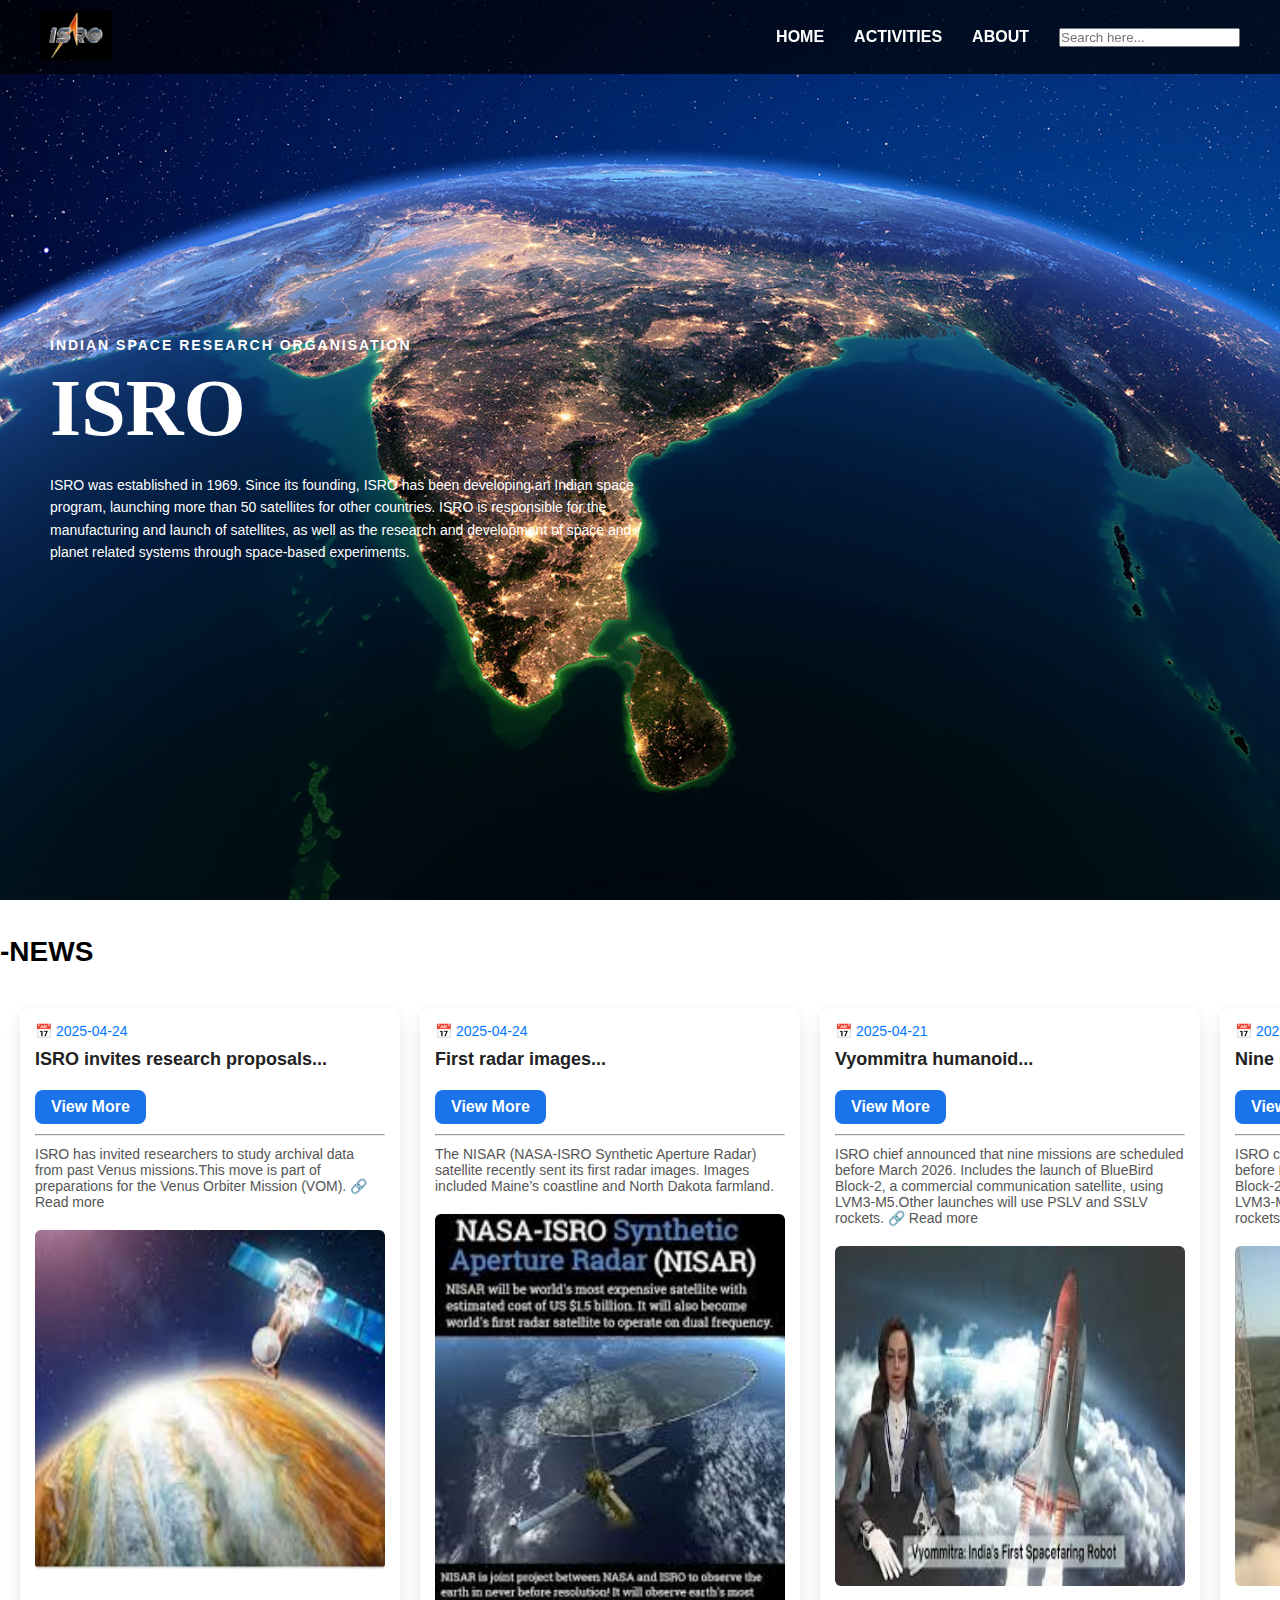
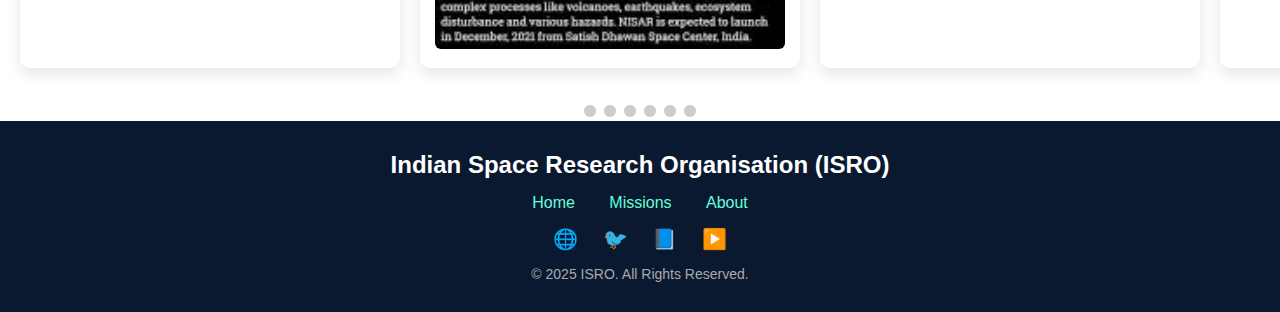
<file: index.html>
<!DOCTYPE html>
<html lang="en">

<head>
    <meta charset="UTF-8">
    <meta name="viewport" content="width=device-width, initial-scale=1.0">
    <title>ISRO Homepage</title>
    <link rel="stylesheet" href="style.css">
</head>

<body>
   
    <header>
        <div class="logo">
            <img src="logo.png" alt="ISRO Logo">
        </div>
        <nav>
            <ul>
                <li><a href="#">HOME</a></li>
                <li><a href="mission.html">ACTIVITIES</a></li>
                <li><a href="AboutUs.html">ABOUT</a></li>
                <li>
                    <div class="search">
                        <input type="text" placeholder="Search here...">
                    </div>
                </li>
            </ul>
        </nav>
    </header>

   
    <section class="hero">
        <div class="hero-text">
            <h4>INDIAN SPACE RESEARCH ORGANISATION</h4>
            <h1>ISRO</h1>
            <p>
                ISRO was established in 1969. Since its founding, ISRO has been developing
                an Indian space program, launching more than 50 satellites for other countries.
                ISRO is responsible for the manufacturing and launch of satellites, as well as
                the research and development of space and planet related systems through
                space-based experiments.
            </p>
        </div>
    </section>
    <br><br>
    <section class="news-section">

        <h2>-NEWS</h2>

        <div class="slider">
            <div class="slides">

                
                <div class="card">
                    <span class="date">📅 2025-04-24</span>
                    <h3>ISRO invites research proposals...</h3>
                    <a href="#" class="btn">View More</a>
                    <hr>
                    <p>
                        ISRO has invited researchers to study archival data from past Venus missions.This move is part
                        of preparations for the Venus Orbiter Mission (VOM).
                        🔗 Read more
                    </p>
                    <img src="news1.jpeg" alt="news image" style="height: 340px;">
                </div>

               
                <div class="card">
                    <span class="date">📅 2025-04-24</span>
                    <h3>First radar images...</h3>
                    <a href="#" class="btn">View More</a>
                    <hr>
                    <p>
                        The NISAR (NASA-ISRO Synthetic Aperture Radar) satellite recently sent its first radar images.
                        Images included Maine’s coastline and North Dakota farmland.
                    </p>
                    <img src="news2.jpeg" alt="news image">
                </div>

                
                <div class="card">
                    <span class="date">📅 2025-04-21</span>
                    <h3>Vyommitra humanoid...</h3>
                    <a href="#" class="btn">View More</a>
                    <hr>
                    <p>
                        ISRO chief announced that nine missions are scheduled before March 2026.
                        Includes the launch of BlueBird Block-2, a commercial communication satellite, using
                        LVM3-M5.Other launches will use PSLV and SSLV rockets.
                        🔗 Read more
                    </p>
                    <img src="news3.jpeg" alt="news image" style="height:  340px;">
                </div>

                <div class="card">
                    <span class="date">📅 2025-04-21</span>
                    <h3>Nine more missions...</h3>
                    <a href="#" class="btn">View More</a>
                    <hr>
                    <p>
                        ISRO chief announced that nine missions are scheduled before March 2026. Includes the launch
                        of BlueBird Block-2, a commercial communication satellite, using LVM3-M5.
                        Other launches will use PSLV and SSLV rockets.
                        🔗 Read more
                    </p>
                    <img src="news4.jpeg" alt="news image" style="height:  340px;">
                </div>
              
                <div class="card">
                    <span class="date">📅 2025-04-24</span>
                    <h3>Launch of NISAR...</h3>
                    <a href="#" class="btn">View More</a>
                    <hr>
                    <p>
                        ISRO has invited researchers to study archival data from past Venus missions.This move is part
                        of preparations for the Venus Orbiter Mission (VOM).
                        🔗 Read more
                    </p>
                    <img src="news5.jpeg" alt="news image" style="height: 380px;">
                </div>
                
                <div class="card">
                    <span class="date">📅 2025-04-24</span>
                    <h3>Space Docking Technology...</h3>
                    <a href="#" class="btn">View More</a>
                    <hr>
                    <p>
                        ISRO has invited researchers to study archival data from past Venus missions.This move is part
                        of preparations for the Venus Orbiter Mission (VOM).
                        🔗 Read more
                    </p>
                    <img src="news6.jpeg" alt="news image" style="height: 380px;">
                </div>

            </div>
        </div>

    
        <div class="dots">
            <span></span><span></span><span></span><span></span><span></span><span></span>
        </div>
    </section>

     <footer>
    <h2>Indian Space Research Organisation (ISRO)</h2>
    <div class="links">
      <a href="#">Home</a>
      <a href="#">Missions</a>
      <a href="#">About</a>
    </div>
    <div class="social">
      <a href="#">🌐</a>
      <a href="#">🐦</a>
      <a href="#">📘</a>
      <a href="#">▶️</a>
    </div>
    <p>&copy; 2025 ISRO. All Rights Reserved.</p>
  </footer>


</body>

</html>
</file>
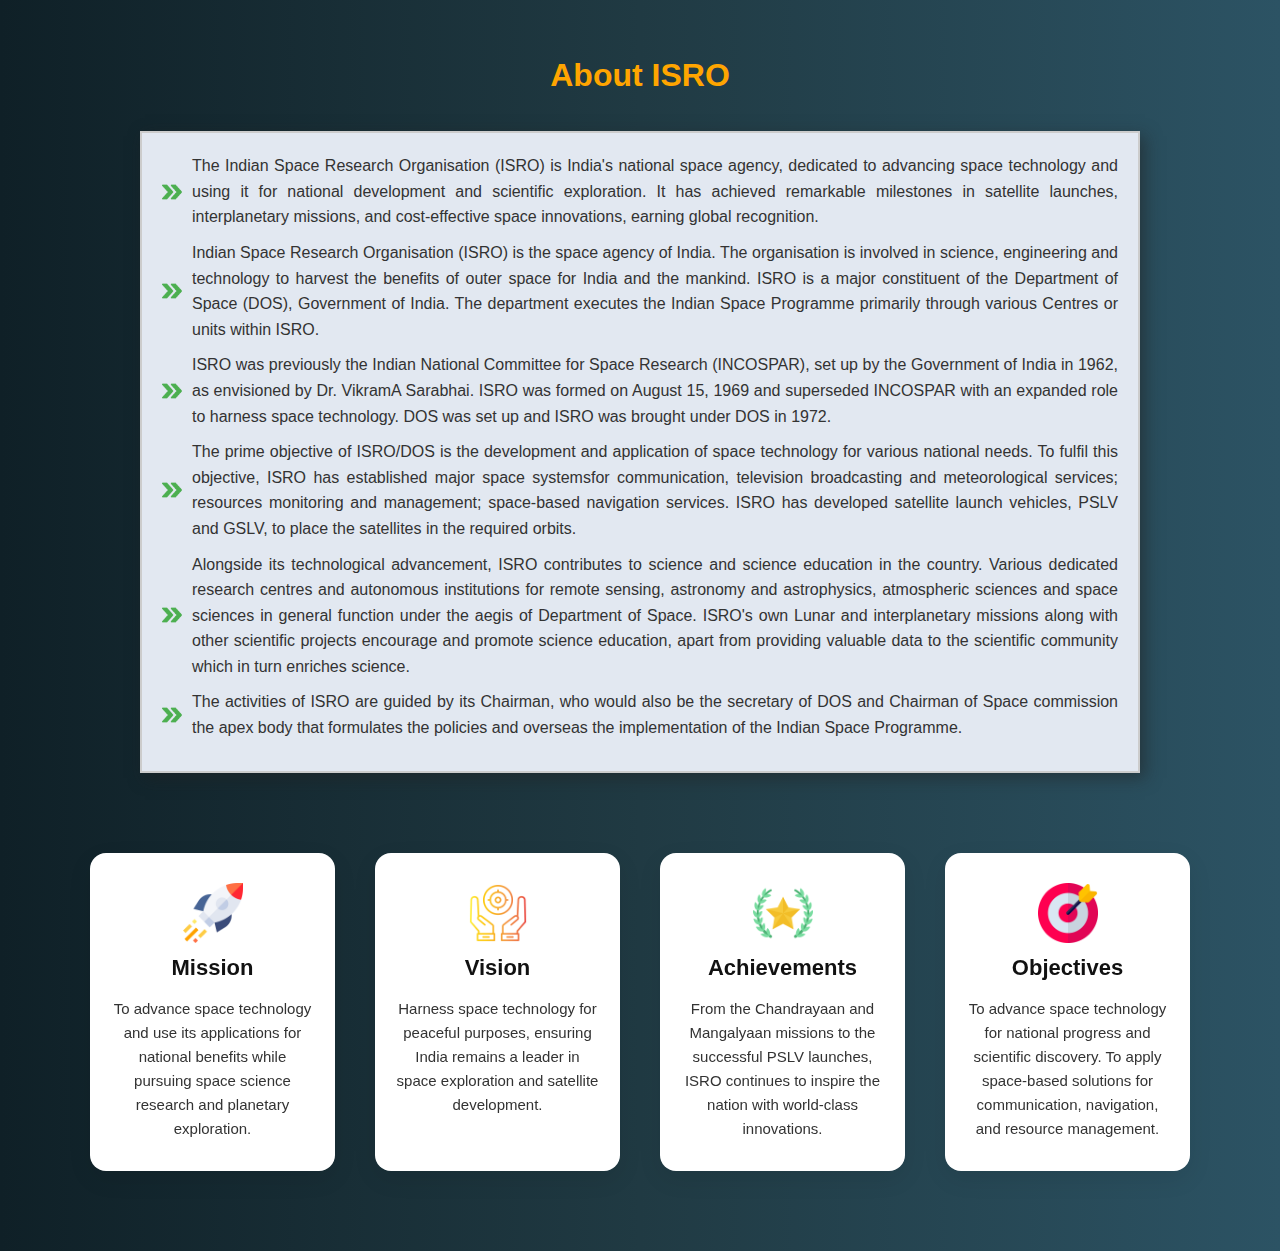
<file: AboutUs - Copy.html>
<!DOCTYPE html>
<html lang="en">
  <head>
    <meta charset="UTF-8" />
    <meta name="viewport" content="width=device-width, initial-scale=1.0" />
    <title>About Us | ISRO</title>
    <link rel="stylesheet" href="AboutUs.css" />
  </head>
  <body>


    <div class="container">
      <section class="about-section">
        <h2 id="h1">About ISRO</h2>
        <div id="About">
        <div id="About1">
          <ul id="About2">
            <li id="A1">
              The Indian Space Research Organisation (ISRO) is India's national
              space agency, dedicated to advancing space technology and using it
              for national development and scientific exploration. It has
              achieved remarkable milestones in satellite launches,
              interplanetary missions, and cost-effective space innovations,
              earning global recognition.
            </li>
            <li id="A2">
              Indian Space Research Organisation (ISRO) is the space agency of
              India. The organisation is involved in science, engineering and
              technology to harvest the benefits of outer space for India and
              the mankind. ISRO is a major constituent of the Department of
              Space (DOS), Government of India. The department executes the
              Indian Space Programme primarily through various Centres or units
              within ISRO.
            </li>
            <li id="A3">
              ISRO was previously the Indian National Committee for Space
              Research (INCOSPAR), set up by the Government of India in 1962, as
              envisioned by Dr. VikramA Sarabhai. ISRO was formed on August 15,
              1969 and superseded INCOSPAR with an expanded role to harness
              space technology. DOS was set up and ISRO was brought under DOS in
              1972.
            </li>
            <li id="A4">
              The prime objective of ISRO/DOS is the development and application
              of space technology for various national needs. To fulfil this
              objective, ISRO has established major space systemsfor
              communication, television broadcasting and meteorological
              services; resources monitoring and management; space-based
              navigation services. ISRO has developed satellite launch vehicles,
              PSLV and GSLV, to place the satellites in the required orbits.
            </li>
            <li id="A4">
              Alongside its technological advancement, ISRO contributes to
              science and science education in the country. Various dedicated
              research centres and autonomous institutions for remote sensing,
              astronomy and astrophysics, atmospheric sciences and space
              sciences in general function under the aegis of Department of
              Space. ISRO's own Lunar and interplanetary missions along with
              other scientific projects encourage and promote science education,
              apart from providing valuable data to the scientific community
              which in turn enriches science.
            </li>
            <li id="A5">
              The activities of ISRO are guided by its Chairman, who would also
              be the secretary of DOS and Chairman of Space commission the apex
              body that formulates the policies and overseas the implementation
              of the Indian Space Programme.
            </li>
          </ul>
        </div>
        </div>
      </section>

<!-- Font Awesome CDN -->
<link
  rel="stylesheet"
  href="https://cdnjs.cloudflare.com/ajax/libs/font-awesome/6.5.0/css/all.min.css"
/>

<style>
  .cards {
    display: flex;
    justify-content: center;
    gap: 30px;
    padding: 40px;
    background-color: #f0f4f8;
    flex-wrap: wrap;
  }

  .card {
    background-color: #ffffff;
    border-radius: 16px;
    box-shadow: 0 8px 25px rgba(0, 0, 0, 0.08);
    padding: 30px 25px;
    width: 300px;
    text-align: center;
    transition: transform 0.3s ease, box-shadow 0.3s ease;
  }

  .card:hover {
    transform: translateY(-8px);
    box-shadow: 0 12px 30px rgba(0, 0, 0, 0.15);
  }

  .card i {
    font-size: 50px;
    margin-bottom: 15px;
  }

  /* Colorful Icons */
  .card.mission i {
    color: #ff6f61; /* Coral */
  }

  .card.vision i {
    color: #4caf50; /* Green */
  }

  .card.achievements i {
    color: #2196f3; /* Blue */
  }

  .card h3 {
    font-size: 22px;
    margin-bottom: 10px;
    color: #333;
  }

  .card p {
    font-size: 15px;
    color: #555;
    line-height: 1.6;
  }

  @media (max-width: 768px) {
    .cards {
      flex-direction: column;
      align-items: center;
    }

    .card {
      width: 90%;
    }
  }
</style>


  <section class="cards">
  <div class="card mission">
    <img src="mission.png" height="60px" width="60px">
    <h3>Mission</h3>
    <p>
      To advance space technology and use its applications for national
      benefits while pursuing space science research and planetary
      exploration.
    </p>
  </div>
  <div class="card vision">
    <img src="vision.png" height="60px" width="60px">
    <h3>Vision</h3>
    <p>
      Harness space technology for peaceful purposes, ensuring India remains a
      leader in space exploration and satellite development.
    </p>
  </div>
  <div class="card achievements">
    <img src="achive.png" height="60px" width="60px">
    <h3> Achievements</h3>
    <p>
      From the Chandrayaan and Mangalyaan missions to the successful PSLV
      launches, ISRO continues to inspire the nation with world-class
      innovations.
    </p>
  </div>
   <div class="card objectives">
    <img src="objective.png" height="60px" width="60px">
    <h3>Objectives</h3>
    <p>
      To advance space technology for national progress and scientific discovery.
To apply space-based solutions for communication, navigation, and resource management.
    </p>
  </div>
</section>

<link
  rel="stylesheet"
  href="https://cdnjs.cloudflare.com/ajax/libs/font-awesome/6.5.0/css/all.min.css"
/>

<style>
  .cards {
    display: flex;
    justify-content: space-between;
    align-items: stretch;
    gap: 20px;
    padding: 40px 20px;
    max-width: 1500px;
    margin: 0 auto;
    flex-wrap: nowrap; /* Prevent wrapping */
    background: none; /* Remove background if any */
    
  }

  .card {
  background-color: white; /* White background for each card */
  border-radius: 16px;
  padding: 30px 20px;
  box-shadow: 0 8px 25px rgba(0, 0, 0, 0.08); /* Optional shadow */
  text-align: center;
  flex: 1;
  margin: 0 10px;
}


  .card i {
    font-size: 50px;
    margin-bottom: 15px;
  }

  .card.mission i {
    color: #ff6f61;
  }

  .card.vision i {
    color: #4caf50;
  }

  .card.achievements i {
    color: #2196f3;
  }

  .card h3 {
    font-size: 22px;
    color: #111;
    margin-bottom: 12px;
  }

  .card p {
    font-size: 15px;
    color: #333;
    line-height: 1.6;
  }

  /* Responsive for small screens */
  @media (max-width: 900px) {
    .cards {
      flex-direction: column;
      align-items: center;
    }

    .card {
      width: 100%;
      max-width: 900px;
    }
  }
</style>




  </body>
</html>
</file>
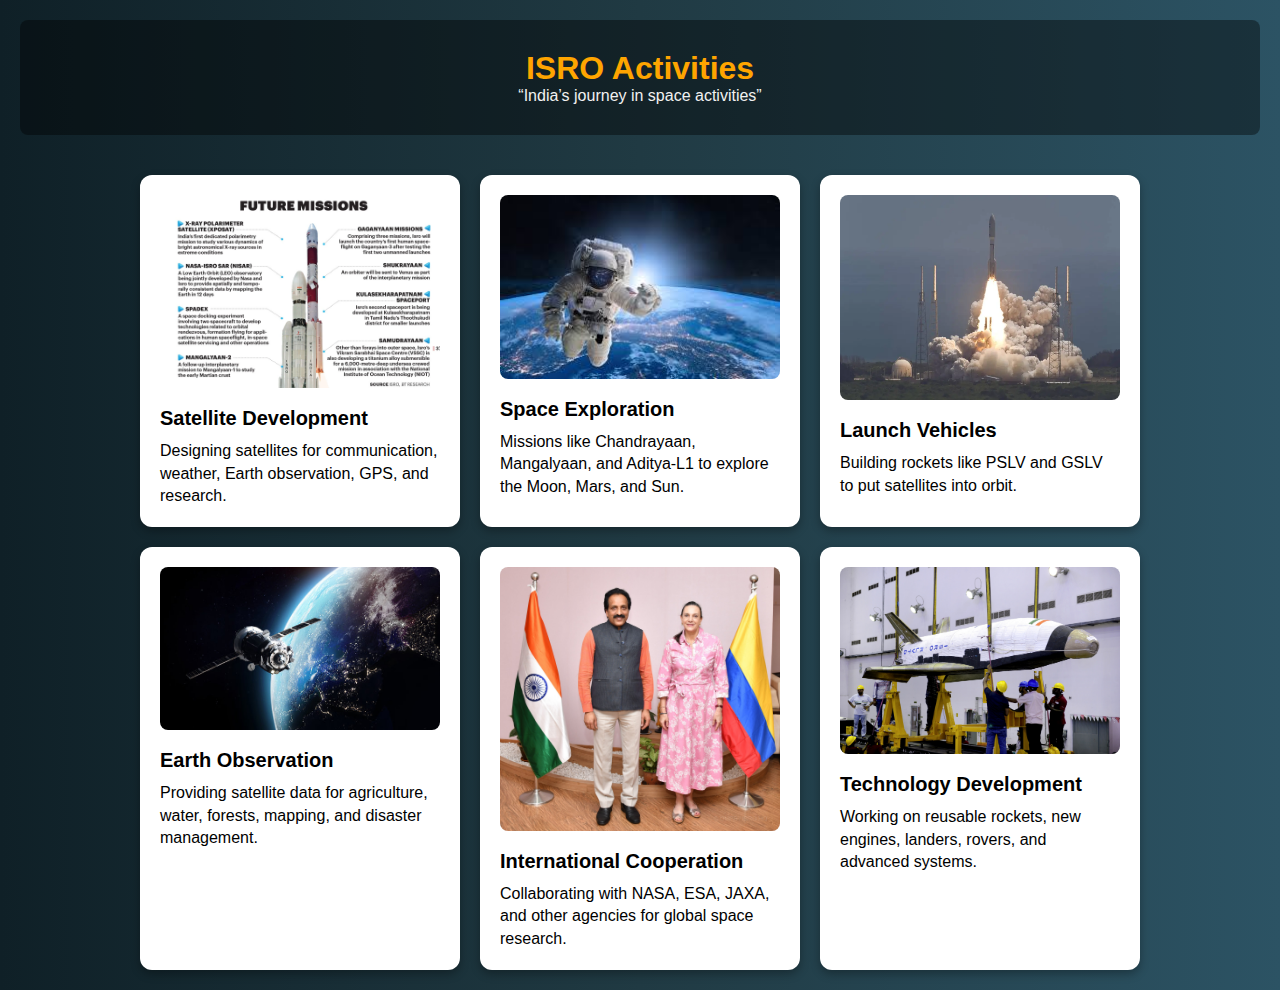
<file: mission.html>
<!DOCTYPE html>
<html lang="en">
<head>
  <meta charset="UTF-8">
  <meta name="viewport" content="width=device-width, initial-scale=1.0">
  <title>ISRO Activities</title>
  <style>
    * {
      margin: 0;
      padding: 0;
      box-sizing: border-box;
    }

    body {
      font-family: sans-serif;
      background: linear-gradient(to right, #0f2027, #203a43, #2c5364);
      color: #f1f1f1;
      padding: 20px;
    }

    header {
      text-align: center;
      padding: 30px 20px;
      background: rgba(0, 0, 0, 0.4);
      border-radius: 8px;
    }

    header h1 {
      color: orange;
      font-size: 32px;
    }

    .activities-container {
      display: flex;
      flex-wrap: wrap;
      justify-content: center;
      gap: 20px;
      margin-top: 40px;
    }

    .activity-card {
      background: white;
      color: black;
      border-radius: 12px;
      box-shadow: 0 4px 10px rgba(0, 0, 0, 0.3);
      padding: 20px;
      max-width: 320px;
      flex: 1 1 300px;
      transition: transform 0.3s, border 0.3s;
    }

    .activity-card img {
      width: 100%;
      height: auto;
      border-radius: 8px;
      margin-bottom: 15px;
    }

    .activity-card h3 {
      font-size: 20px;
      margin-bottom: 10px;
    }

    .activity-card p {
      font-size: 16px;
      line-height: 1.4;
    }

    .activity-card:hover {
      transform: scale(1.05);
      border: 2px solid orange;
    }

    
    @media (max-width: 768px) {
      header h1 {
        font-size: 26px;
      }

      .activity-card {
        max-width: 100%;
      }
    }

    @media (max-width: 480px) {
      header h1 {
        font-size: 22px;
      }

      header p {
        font-size: 14px;
      }

      .activity-card h3 {
        font-size: 18px;
      }

      .activity-card p {
        font-size: 14px;
      }
    }
  </style>
</head>
<body>

  <header>
    <h1>ISRO Activities</h1>
    <p>“India’s journey in space activities”</p>
  </header>

  <div class="activities-container">
    <div class="activity-card">
      <img src="Satellite Development.webp" alt="Satellite Development">
      <h3>Satellite Development</h3>
      <p>Designing satellites for communication, weather, Earth observation, GPS, and research.</p>
    </div>

    <div class="activity-card">
      <img src="Space Exploration.jpg" alt="Space Exploration">
      <h3>Space Exploration</h3>
      <p>Missions like Chandrayaan, Mangalyaan, and Aditya-L1 to explore the Moon, Mars, and Sun.</p>
    </div>

    <div class="activity-card">
      <img src="Launch Vehicles.webp" alt="Launch Vehicles">
      <h3>Launch Vehicles</h3>
      <p>Building rockets like PSLV and GSLV to put satellites into orbit.</p>
    </div>

    <div class="activity-card">
      <img src="Earth Observation.jpg" alt="Earth Observation">
      <h3>Earth Observation</h3>
      <p>Providing satellite data for agriculture, water, forests, mapping, and disaster management.</p>
    </div>

    <div class="activity-card">
      <img src="International Cooperation.jpg" alt="International Cooperation">
      <h3>International Cooperation</h3>
      <p>Collaborating with NASA, ESA, JAXA, and other agencies for global space research.</p>
    </div>

    <div class="activity-card">
      <img src="Technology Development.jpg" alt="Technology Development">
      <h3>Technology Development</h3>
      <p>Working on reusable rockets, new engines, landers, rovers, and advanced systems.</p>
    </div>
  </div>

</body>
</html>
</file>
<file: style.css>
* {
  margin: 0;
  padding: 0;
  box-sizing: border-box;
}

body {
  font-family: Arial, sans-serif;
  color: white;
}


header {
  display: flex;
  justify-content: space-between;
  align-items: center;
  background: rgba(0, 0, 0, 0.7);
  padding: 10px 40px;
  position: fixed;
  width: 100%;
  top: 0;
  z-index: 10;
}


.logo img {
  height: 50px;
}

nav ul {
  list-style: none;
  display: flex;
  gap: 30px;
}

nav ul li a {
  text-decoration: none;
  color: white;
  font-weight: bold;
  transition: 0.3s;
}

nav ul li a:hover {
  color: #00bfff;
  border-bottom: 2px solid #00bfff;
}

.search{
  display: flex;
}
.navbar-right {
  display: flex;
  align-items: center;
  gap: 1rem;
  margin-left: auto;
}



.hero {
  background: url("2home.jpg") no-repeat center center/cover;
  height: 100vh;
  display: flex;
  align-items: center;
  justify-content: space-between;
  padding: 100px 50px;
}

.hero-text {
  max-width: 600px;
}

.hero-text h4 {
  font-size: 14px;
  letter-spacing: 2px;
  margin-bottom: 10px;
}

.hero-text h1 {
  font-size: 80px;
  font-family: serif;
  margin-bottom: 20px;
}

.hero-text p {
  font-size: 14px;
  line-height: 1.6;
  color:white;
}

.news-section h2 {
  font-size: 28px;
  font-weight: 700;
  margin-bottom: 20px;
  color: black;
}


.slider {
  overflow: hidden;
  width: 100%;
  font-family: Arial, sans-serif;
  background: #fff;
  margin: 0;
  padding: 20px;
  color: #222;
}

.slides {
  display: flex;
  gap: 20px;
  width: max-content;
  animation: slide 18s infinite;
}


.card {
  background: #fff;
  border-radius: 10px;
  padding: 15px;
  width: 380px;
  box-shadow: 0 6px 16px rgba(0,0,0,0.1);
  flex-shrink: 0;
  transition: transform 3s;
}

.card:hover {
  transform: translateY(-5px);
}

.card .date {
  font-size: 14px;
  color: #0077ff;
  display: block;
  margin-bottom: 10px;
}

.card h3 {
  font-size: 18px;
  margin: 10px 0;
  font-weight: 600;
}

.card p {
  font-size: 14px;
  color: #555;
  margin: 10px 0;
}

.card img {
  width: 100%;
  border-radius: 6px;
  margin-top: 10px;
}


.card .btn {
  display: inline-block;
  background: #1a73e8;
  color: #fff;
  padding: 8px 16px;
  border-radius: 8px;
  text-decoration: none;
  font-weight: 600;
  margin: 10px 0;
  text-align: center;
}

.card .btn:hover {
  background: #0f5ec1;
}


@keyframes slide {
  0%, 15%   { transform: translateX(0); }
  16%, 30%  { transform: translateX(-380px); }
  31%, 45%  { transform: translateX(-760px); }
  46%, 60%  { transform: translateX(-1140px); }
  61%, 75%  { transform: translateX(-1520px); }
  76%, 90%  { transform: translateX(-1900px); }
  91%, 100% { transform: translateX(0); }
}

.dots {
  text-align: center;
  margin-top: 15px;
}

.dots span {
  display: inline-block;
  width: 12px;
  height: 12px;
  margin: 0 4px;
  background: #ccc;
  border-radius: 50%;
}

.dots span:nth-child(1) { animation: dot 18s infinite 0s; }
.dots span:nth-child(2) { animation: dot 18ss infinite 3s; }
.dots span:nth-child(3) { animation: dot 18s infinite 6s; }
.dots span:nth-child(4) { animation: dot 18s infinite 9s; }
.dots span:nth-child(5) { animation: dot 18s infinite 12s; }
.dots span:nth-child(6) { animation: dot 18s infinite 15s; }

@keyframes dot {
  0%, 16%   { background: #0077ff; }
  17%, 100% { background: #ccc; }     
}


footer {
      background: #0a192f; 
      color: #fff;
      padding: 30px 20px;
      text-align: center;
    }
    footer .links {
      margin: 15px 0;
    }
    footer .links a {
      color: #64ffda;
      text-decoration: none;
      margin: 0 15px;
      font-size: 16px;
      transition: 0.3s;
    }
    footer .links a:hover {
      color: #fff;
    }
    footer .social {
      margin: 15px 0;
    }
    footer .social a {
      margin: 0 10px;
      font-size: 20px;
      color: #64ffda;
      text-decoration: none;
    }
    footer .social a:hover {
      color: #fff;
    }
    footer p {
      font-size: 14px;
      margin-top: 15px;
      color: #aaa;
    }
</file>
<file: AboutUs.css>
* {
  margin: 0;
  padding: 0;
  box-sizing: border-box;
}


body {
  font-family: Arial, sans-serif;
  line-height: 1.6;
  background-image: url(/Assets/images/Space.jpg);
  background-repeat: no-repeat;
  background-size: cover;
  background-attachment: fixed;
  color: #333;
  padding: 0 20px;
   background: linear-gradient(to right, #0f2027, #203a43, #2c5364);
}


header {
  background: #0b3d91;
  color: #fff;
  padding: 20px;
  text-align: center;
}
header h1 {
  font-size: 2rem;
  letter-spacing: 1px;
  margin: 0;
}
nav {
  margin-top: 10px;
}
nav a {
  color: #fff;
  text-decoration: none;
  margin: 0 15px;
  font-weight: bold;
  transition: color 0.3s;
}
nav a:hover {
  color: #ffd700;
}


.container {
  max-width: 1200px;
  margin: 40px auto;
  padding: 0 20px;
}


.about-section {
  text-align: center;
  margin-bottom: 40px;
}
.about-section h2 {
  font-size: 2rem;
  color: #0b3d91;
  margin-bottom: 20px;
}
.about-section p {
  font-size: 1.1rem;
  color: #444;
}


.cards {
  display: grid;
  grid-template-columns: repeat(auto-fit, minmax(280px, 1fr));
  gap: 20px;
  max-width: 1200px;
  margin: 40px auto;
  padding: 20px;
}


.card {
  background: rgba(255, 255, 255, 0.1);
  padding: 20px;
  border-radius: 12px;
  text-align: center;
  backdrop-filter: blur(6px);
  color: white;
  transition: transform 0.3s;
}
.card h3 {
  color: #ffd700;
  margin-bottom: 15px;
}
.card:hover {
  transform: translateY(-5px);
}


footer {
  background: #0b3d91;
  color: #fff;
  text-align: center;
  padding: 15px;
  margin-top: 40px;
}
footer p {
  margin: 0;
  font-size: 0.9rem;
}


#About1 {
  background-color: #e2e8f1;
  text-align: justify;
  margin: 10px auto;
  padding: 20px;
  border: 2px solid #ccc;
  max-width: 1000px;
  height: auto;
  box-shadow: 5px 5px 15px rgba(31, 31, 31, 0.5);
}


#About2 {
  list-style: none;
  padding-left: 0;
}
#About2 li {
  background-image: url("garrow.png");
  background-repeat: no-repeat;
  background-size: 20px;
  background-position: left center;
  padding-left: 30px;
  margin-bottom: 10px;
}


#h1 {
    color: orange;
  text-align: center;
  border: none;
  padding: 10px;
}


@media (max-width: 992px) {
  header h1 {
    font-size: 1.8rem;
  }
  .card h3 {
    font-size: 1.2rem;
  }
}

@media (max-width: 768px) {
  header h1 {
    font-size: 1.5rem;
  }

  .about-section h2 {
    font-size: 1.5rem;
  }

  .about-section p {
    font-size: 1rem;
  }

  #About1 {
    padding: 15px;
    height: auto;
  }

  nav a {
    margin: 0 10px;
    display: inline-block;
    font-size: 0.9rem;
  }
}

@media (max-width: 480px) {
  header h1 {
    font-size: 1.3rem;
  }

  nav a {
    display: block;
    margin: 5px 0;
  }

  .card {
    padding: 15px;
  }

  .about-section p {
    font-size: 0.95rem;
  }
}
</file>
